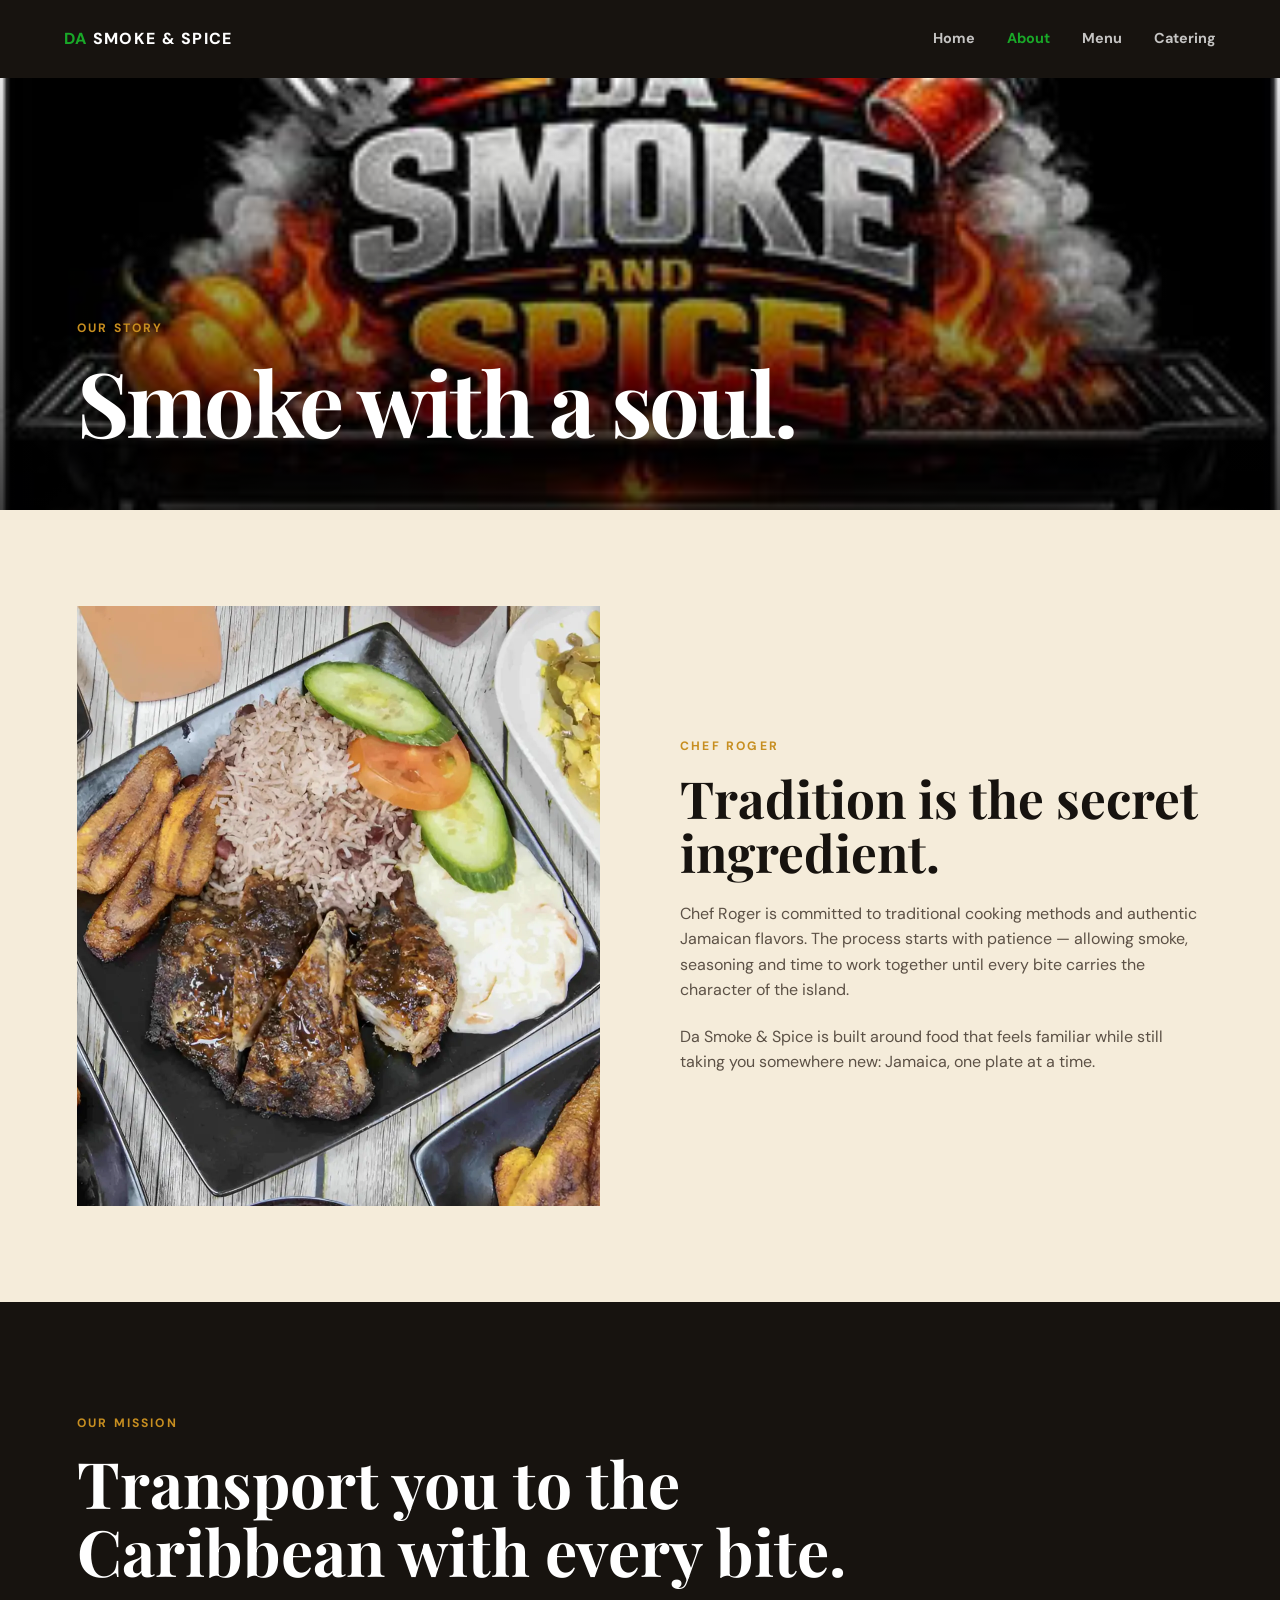
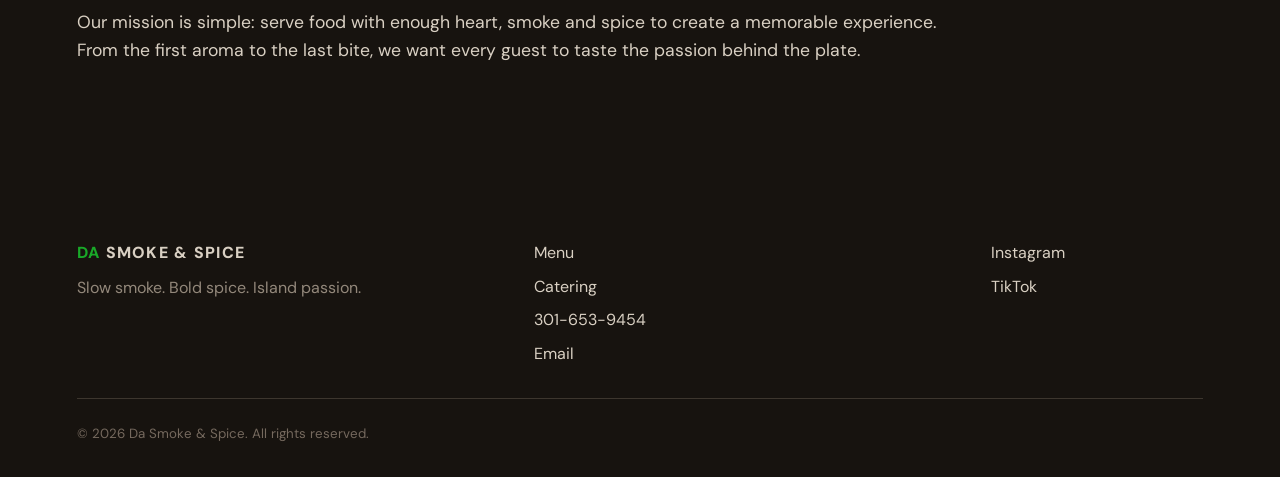
<file: about.html>
<!DOCTYPE html>
<html lang="en">
<head>
<meta charset="UTF-8"><meta name="viewport" content="width=device-width, initial-scale=1.0">
<meta name="description" content="The story and mission behind Da Smoke & Spice.">
<title>About | Da Smoke & Spice</title>
<link rel="canonical" href="https://maxmitch89.github.io/Da-smoke-n-spice-test-website/about.html">
<meta property="og:type" content="website">
<meta property="og:site_name" content="Da Smoke & Spice">
<meta property="og:title" content="About | Da Smoke & Spice">
<meta property="og:description" content="The story and mission behind Da Smoke & Spice.">
<meta property="og:image" content="https://maxmitch89.github.io/Da-smoke-n-spice-test-website/jamaican%20food%202.jpg">
<meta property="og:url" content="https://maxmitch89.github.io/Da-smoke-n-spice-test-website/about.html">
<meta name="twitter:card" content="summary_large_image">
<link rel="preconnect" href="https://fonts.googleapis.com"><link rel="preconnect" href="https://fonts.gstatic.com" crossorigin>
<link href="https://fonts.googleapis.com/css2?family=DM+Sans:wght@400;500;700&family=Playfair+Display:wght@600;700;800&display=swap" rel="stylesheet">
<link rel="stylesheet" href="daSmokestyles.css">
</head>
<body>
<header class="site-header"><a class="logo" href="index.html"><span>DA</span> SMOKE & SPICE</a><button class="menu-toggle">☰</button><nav class="nav"><a href="index.html">Home</a><a class="active" href="about.html">About</a><a href="menu.html">Menu</a><a href="contact.html">Catering</a></nav></header>
<main>
<section class="page-hero about-hero"><div><p class="eyebrow">Our story</p><h1>Smoke with a soul.</h1></div></section>
<section class="split section">
  <div><img src="jamaican food 2.jpg" alt="Food cooking over a grill"></div>
  <div class="copy"><p class="eyebrow">Chef Roger</p><h2>Tradition is the secret ingredient.</h2><p>Chef Roger is committed to traditional cooking methods and authentic Jamaican flavors. The process starts with patience — allowing smoke, seasoning and time to work together until every bite carries the character of the island.</p><p>Da Smoke & Spice is built around food that feels familiar while still taking you somewhere new: Jamaica, one plate at a time.</p></div>
</section>
<section class="mission">
  <div class="mission-inner"><p class="eyebrow">Our mission</p><h2>Transport you to the Caribbean with every bite.</h2><p>Our mission is simple: serve food with enough heart, smoke and spice to create a memorable experience. From the first aroma to the last bite, we want every guest to taste the passion behind the plate.</p></div>
</section>
</main>
<footer class="footer"><div><a class="logo" href="index.html"><span>DA</span> SMOKE & SPICE</a><p>Slow smoke. Bold spice. Island passion.</p></div>
<div class="footer-links"><a href="menu.html">Menu</a><a href="contact.html">Catering</a><a href="tel:13016539454">301-653-9454</a><a href="mailto:info@dasmokeandspice.com">Email</a></div>
<div class="social-links"><a href="https://www.instagram.com/dasmokeandspice/" target="_blank" rel="noopener">Instagram</a><a href="https://www.tiktok.com/@smokespicebbqdmv" target="_blank" rel="noopener">TikTok</a></div><small>© 2026 Da Smoke & Spice. All rights reserved.</small></footer>
<script src="script.js"></script>
</body></html>
</file>
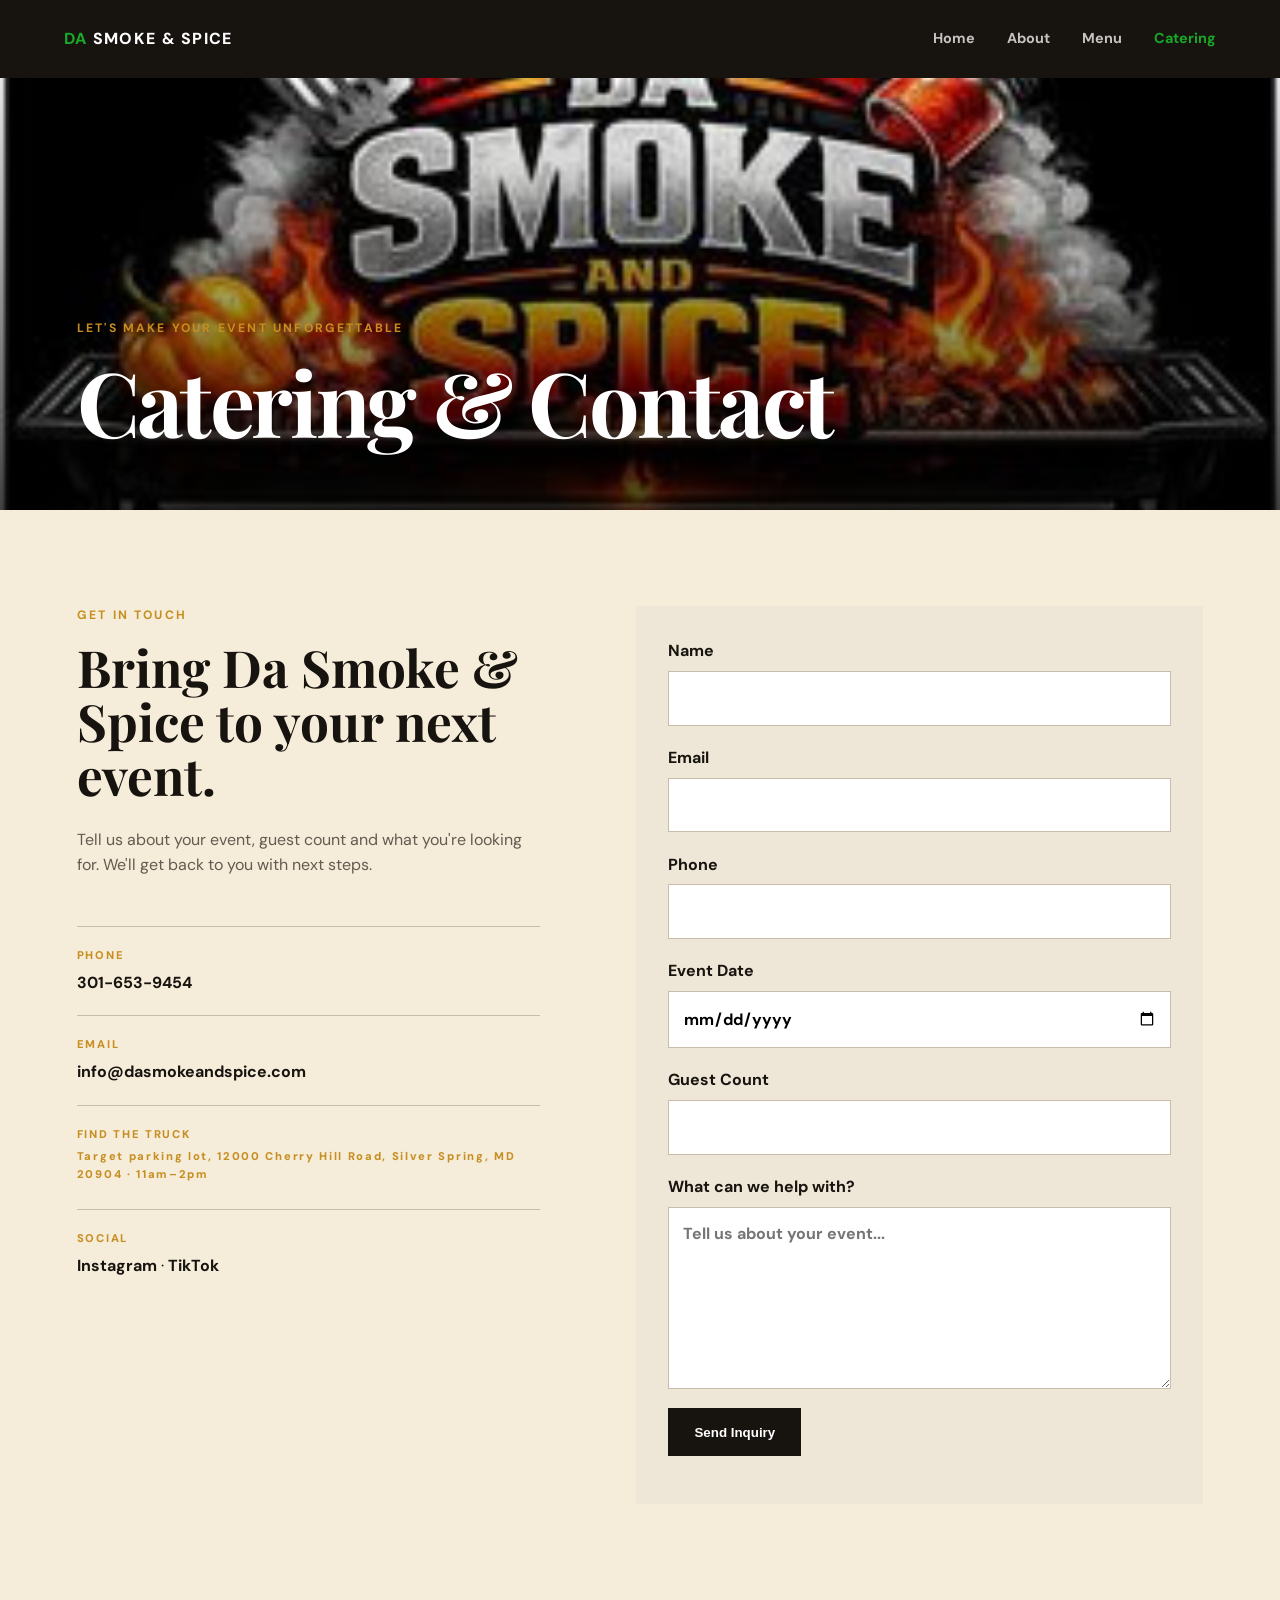
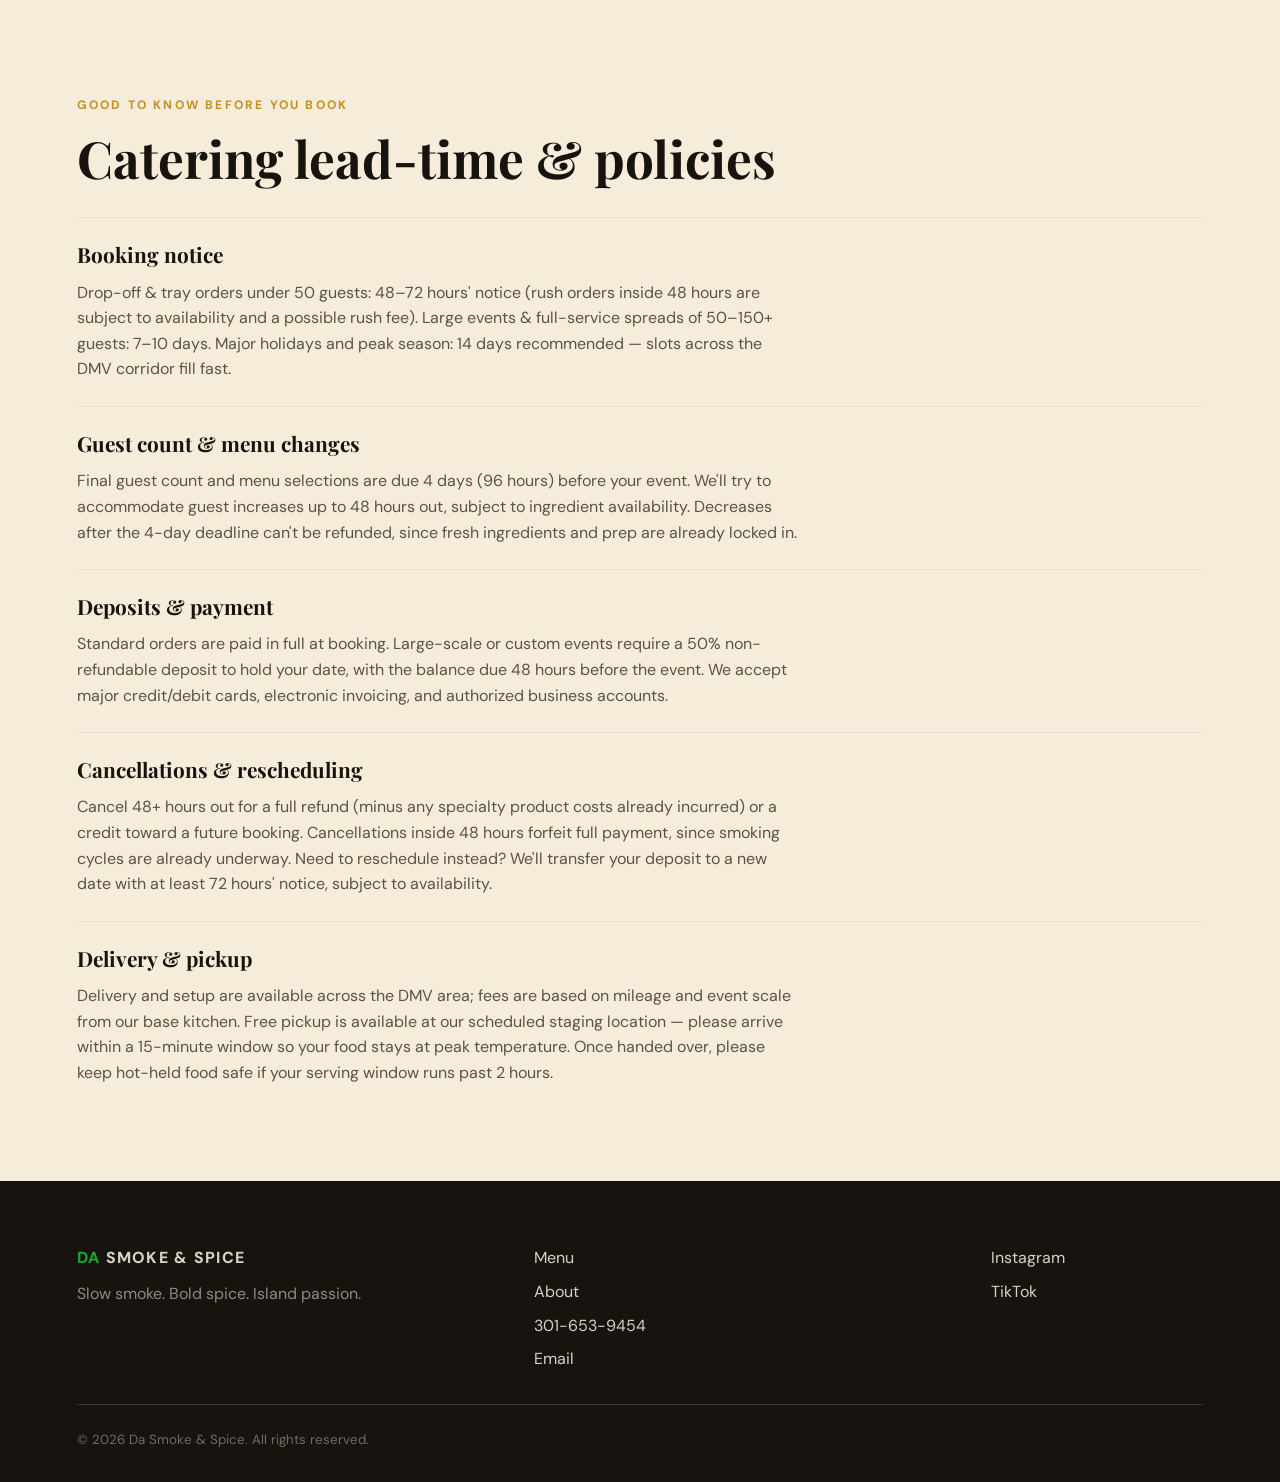
<file: contact.html>
<!DOCTYPE html>
<html lang="en">
<head>
<meta charset="UTF-8"><meta name="viewport" content="width=device-width, initial-scale=1.0">
<meta name="description" content="Contact Da Smoke & Spice for catering inquiries and questions.">
<title>Catering & Contact | Da Smoke & Spice</title>
<link rel="canonical" href="https://maxmitch89.github.io/Da-smoke-n-spice-test-website/contact.html">
<meta property="og:type" content="website">
<meta property="og:site_name" content="Da Smoke & Spice">
<meta property="og:title" content="Catering & Contact | Da Smoke & Spice">
<meta property="og:description" content="Contact Da Smoke & Spice for catering inquiries and questions.">
<meta property="og:url" content="https://maxmitch89.github.io/Da-smoke-n-spice-test-website/contact.html">
<meta name="twitter:card" content="summary">
<script type="application/ld+json">
{
  "@context": "https://schema.org",
  "@type": "FAQPage",
  "mainEntity": [
    {
      "@type": "Question",
      "name": "How far in advance should I book catering with Da Smoke and Spice?",
      "acceptedAnswer": {"@type":"Answer","text":"Standard drop-off and tray orders under 50 guests need 48–72 hours' notice. Large events and full-service spreads of 50–150+ guests need 7–10 days. Major holidays and peak season (graduations, summer weekends) need 14 days recommended notice."}
    },
    {
      "@type": "Question",
      "name": "When is my final guest count due for catering?",
      "acceptedAnswer": {"@type":"Answer","text":"Final guaranteed guest count and menu selections are due 4 days (96 hours) before delivery or pickup. Last-minute increases may be accommodated up to 48 hours out, subject to availability; decreases after the 4-day deadline are not refundable."}
    },
    {
      "@type": "Question",
      "name": "Do you require a deposit for catering?",
      "acceptedAnswer": {"@type":"Answer","text":"Standard orders are paid in full at booking. Large-scale or custom events require a 50% non-refundable deposit to hold the date, with the remaining balance due 48 hours before the event."}
    },
    {
      "@type": "Question",
      "name": "What is Da Smoke and Spice's cancellation policy?",
      "acceptedAnswer": {"@type":"Answer","text":"Cancellations 48 hours or more before the event are eligible for a full refund (minus any specialty product costs already incurred) or a credit toward a future booking. Cancellations inside 48 hours forfeit full payment. Rescheduling is available with at least 72 hours' notice, subject to availability."}
    },
    {
      "@type": "Question",
      "name": "Does Da Smoke and Spice deliver, or is pickup available?",
      "acceptedAnswer": {"@type":"Answer","text":"Both. Delivery and setup are available across the DMV area, with fees based on mileage and event scale. Free pickup is available at the scheduled staging location — arrive within a 15-minute window so food stays at peak serving temperature."}
    }
  ]
}
</script>
<link rel="preconnect" href="https://fonts.googleapis.com"><link rel="preconnect" href="https://fonts.gstatic.com" crossorigin>
<link href="https://fonts.googleapis.com/css2?family=DM+Sans:wght@400;500;700&family=Playfair+Display:wght@600;700;800&display=swap" rel="stylesheet">
<link rel="stylesheet" href="daSmokestyles.css">
</head>
<body>
<header class="site-header"><a class="logo" href="index.html"><span>DA</span> SMOKE & SPICE</a><button class="menu-toggle">☰</button><nav class="nav"><a href="index.html">Home</a><a href="about.html">About</a><a href="menu.html">Menu</a><a class="active" href="contact.html">Catering</a></nav></header>
<main>
<section class="page-hero contact-hero"><div><p class="eyebrow">Let's make your event unforgettable</p><h1>Catering & Contact</h1></div></section>
<section class="contact-layout section">
  <div class="contact-info">
    <p class="eyebrow">Get in touch</p><h2>Bring Da Smoke & Spice to your next event.</h2>
    <p>Tell us about your event, guest count and what you're looking for. We'll get back to you with next steps.</p>
    <div class="contact-detail"><span>PHONE</span><a href="tel:13016539454">301-653-9454</a></div>
    <div class="contact-detail"><span>EMAIL</span><a href="mailto:info@dasmokeandspice.com">info@dasmokeandspice.com</a></div>
    <div class="contact-detail"><span>FIND THE TRUCK</span><span>Target parking lot, 12000 Cherry Hill Road, Silver Spring, MD 20904 · 11am–2pm</span></div>
    <div class="contact-detail"><span>SOCIAL</span><div><a href="https://www.instagram.com/dasmokeandspice/" target="_blank" rel="noopener">Instagram</a> · <a href="https://www.tiktok.com/@smokespicebbqdmv" target="_blank" rel="noopener">TikTok</a></div></div>
  </div>
  <form class="inquiry-form" id="cateringForm">
    <label>Name<input name="name" required></label>
    <label>Email<input type="email" name="email" required></label>
    <label>Phone<input type="tel" name="phone"></label>
    <label>Event Date<input type="date" name="date"></label>
    <label>Guest Count<input type="number" name="guests" min="1"></label>
    <label>What can we help with?<textarea name="message" rows="6" required placeholder="Tell us about your event..."></textarea></label>
    <button class="btn btn-dark" type="submit">Send Inquiry</button>
    <p class="form-status" id="formStatus"></p>
  </form>
</section>

<section class="section" id="catering-policy">
  <div class="section-heading">
    <div><p class="eyebrow">Good to know before you book</p><h2>Catering lead-time & policies</h2></div>
  </div>
  <div class="faq-list">
    <div class="faq-item">
      <h3>Booking notice</h3>
      <p>Drop-off & tray orders under 50 guests: 48–72 hours' notice (rush orders inside 48 hours are subject to availability and a possible rush fee). Large events & full-service spreads of 50–150+ guests: 7–10 days. Major holidays and peak season: 14 days recommended — slots across the DMV corridor fill fast.</p>
    </div>
    <div class="faq-item">
      <h3>Guest count & menu changes</h3>
      <p>Final guest count and menu selections are due 4 days (96 hours) before your event. We'll try to accommodate guest increases up to 48 hours out, subject to ingredient availability. Decreases after the 4-day deadline can't be refunded, since fresh ingredients and prep are already locked in.</p>
    </div>
    <div class="faq-item">
      <h3>Deposits & payment</h3>
      <p>Standard orders are paid in full at booking. Large-scale or custom events require a 50% non-refundable deposit to hold your date, with the balance due 48 hours before the event. We accept major credit/debit cards, electronic invoicing, and authorized business accounts.</p>
    </div>
    <div class="faq-item">
      <h3>Cancellations & rescheduling</h3>
      <p>Cancel 48+ hours out for a full refund (minus any specialty product costs already incurred) or a credit toward a future booking. Cancellations inside 48 hours forfeit full payment, since smoking cycles are already underway. Need to reschedule instead? We'll transfer your deposit to a new date with at least 72 hours' notice, subject to availability.</p>
    </div>
    <div class="faq-item">
      <h3>Delivery & pickup</h3>
      <p>Delivery and setup are available across the DMV area; fees are based on mileage and event scale from our base kitchen. Free pickup is available at our scheduled staging location — please arrive within a 15-minute window so your food stays at peak temperature. Once handed over, please keep hot-held food safe if your serving window runs past 2 hours.</p>
    </div>
  </div>
</section>
</main>
<footer class="footer"><div><a class="logo" href="index.html"><span>DA</span> SMOKE & SPICE</a><p>Slow smoke. Bold spice. Island passion.</p></div>
<div class="footer-links"><a href="menu.html">Menu</a><a href="about.html">About</a><a href="tel:13016539454">301-653-9454</a><a href="mailto:info@dasmokeandspice.com">Email</a></div>
<div class="social-links"><a href="https://www.instagram.com/dasmokeandspice/" target="_blank" rel="noopener">Instagram</a><a href="https://www.tiktok.com/@smokespicebbqdmv" target="_blank" rel="noopener">TikTok</a></div><small>© 2026 Da Smoke & Spice. All rights reserved.</small></footer>
<script src="script.js"></script>
</body></html>
</file>
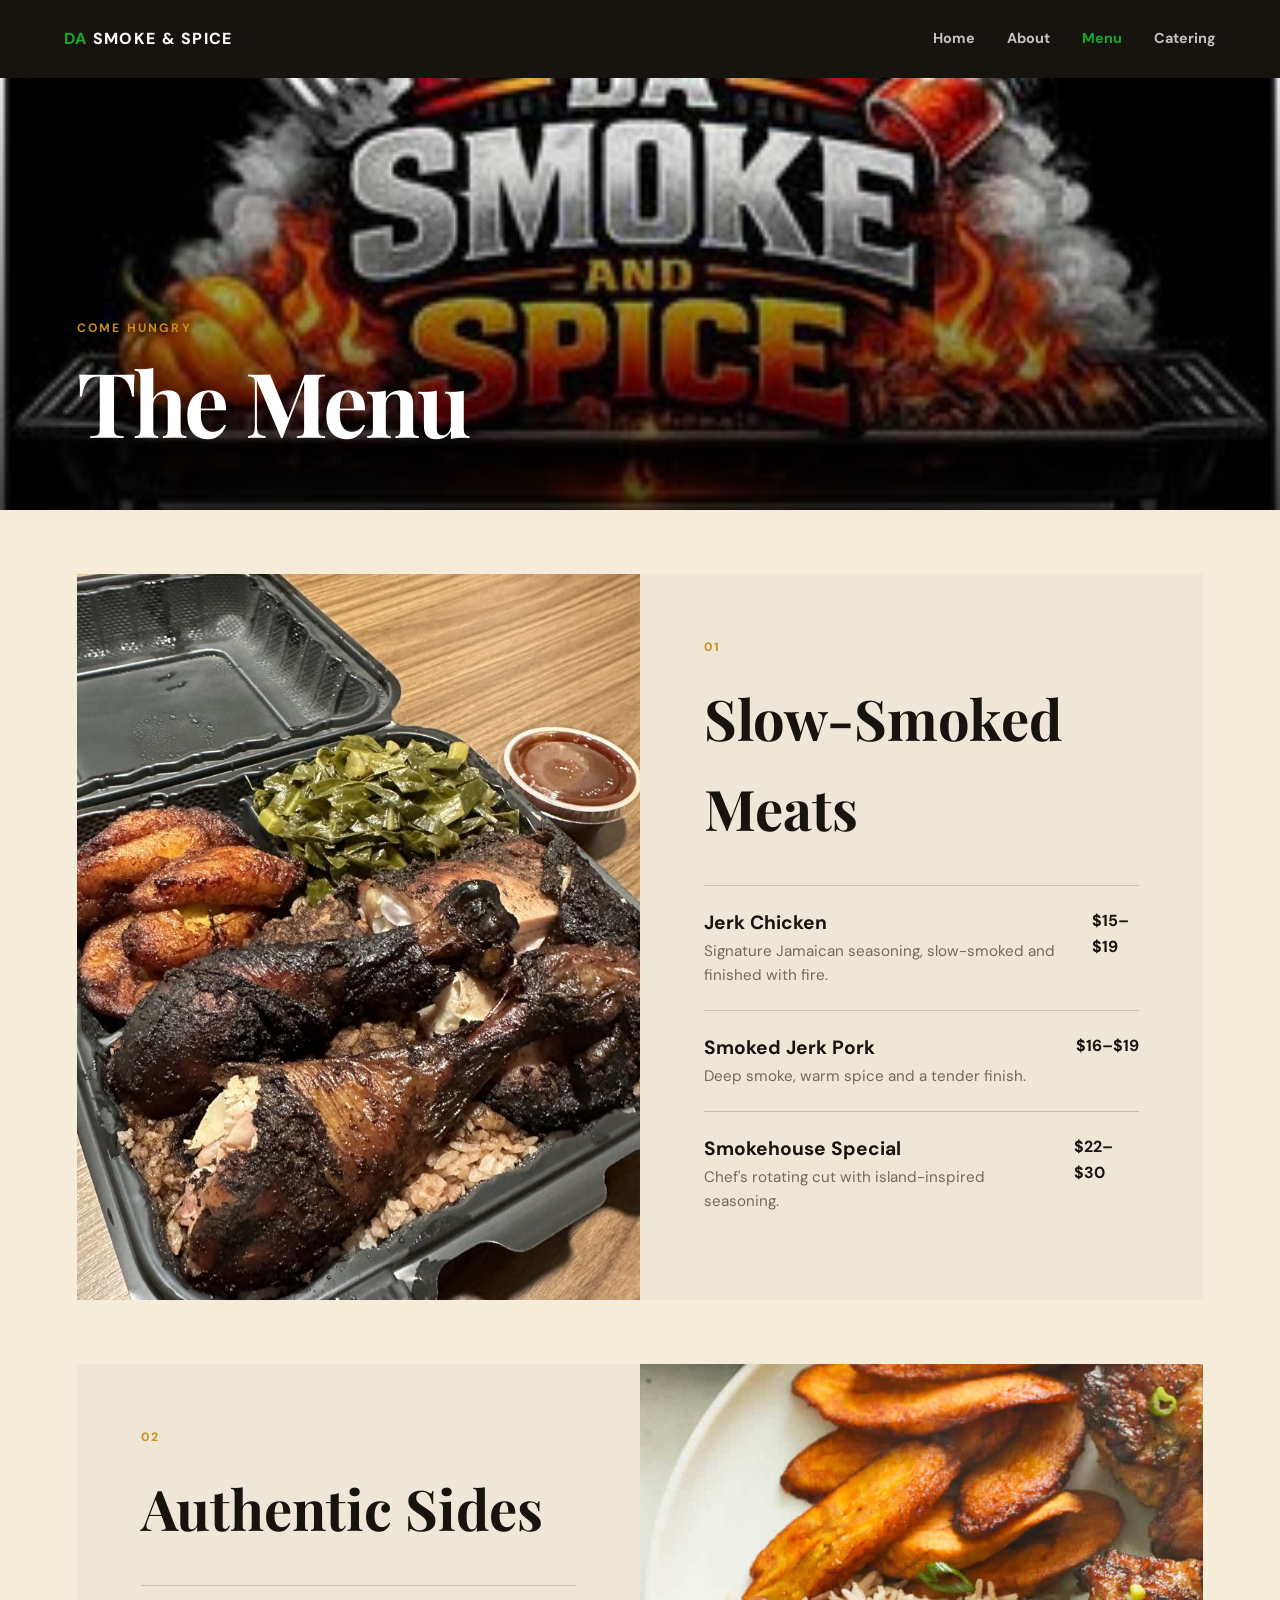
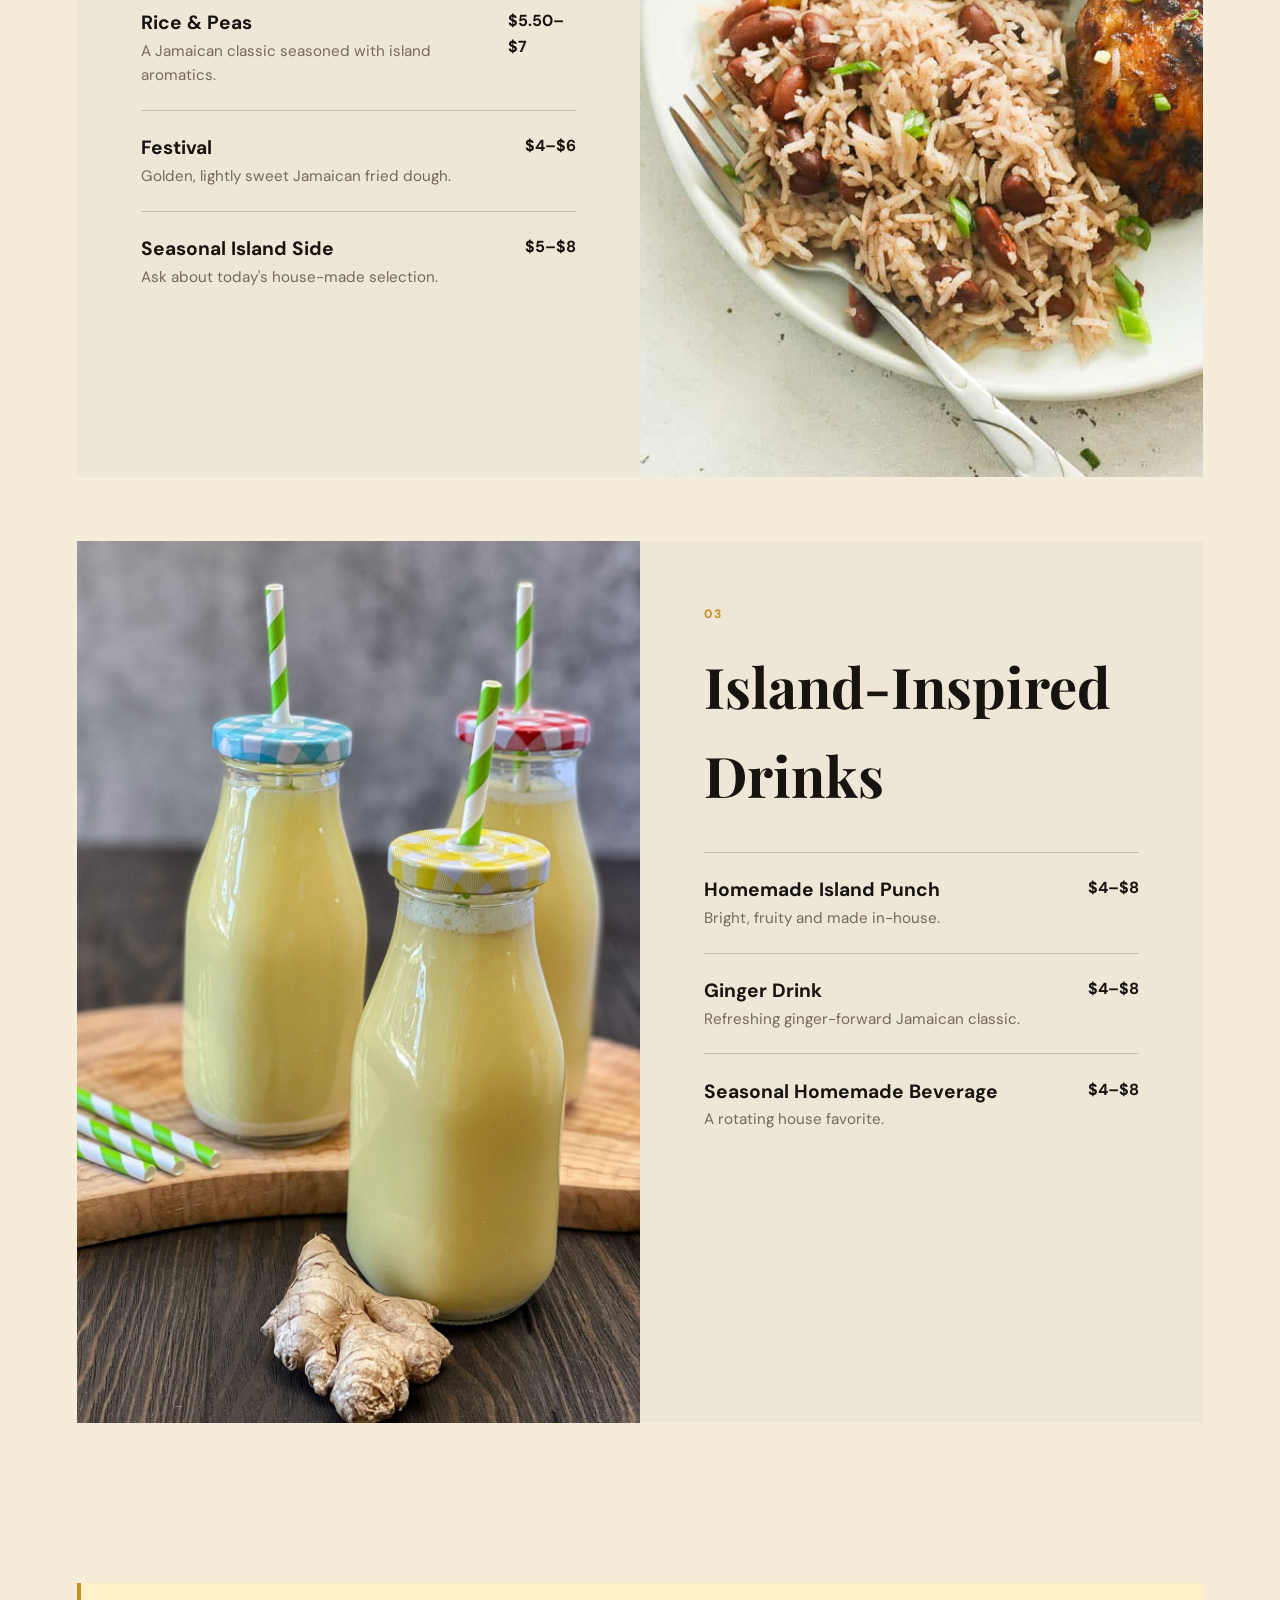
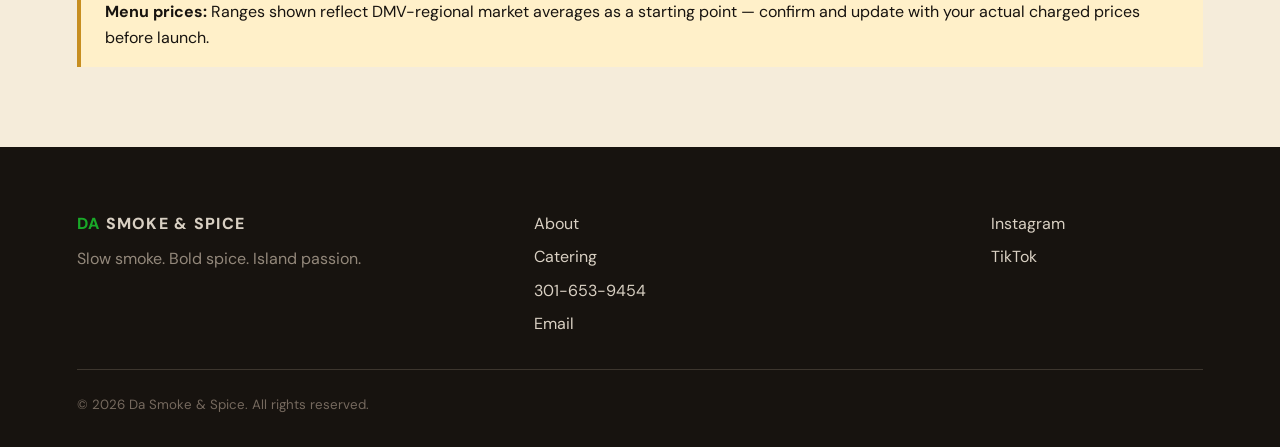
<file: menu.html>
<!DOCTYPE html>
<html lang="en">
<head>
<meta charset="UTF-8"><meta name="viewport" content="width=device-width, initial-scale=1.0">
<meta name="description" content="Da Smoke & Spice menu — slow-smoked meats, authentic sides and island-inspired drinks.">
<title>Menu | Da Smoke & Spice</title>
<link rel="canonical" href="https://maxmitch89.github.io/Da-smoke-n-spice-test-website/menu.html">
<meta property="og:type" content="website">
<meta property="og:site_name" content="Da Smoke & Spice">
<meta property="og:title" content="Menu | Da Smoke & Spice">
<meta property="og:description" content="Da Smoke & Spice menu — slow-smoked meats, authentic sides and island-inspired drinks.">
<meta property="og:image" content="https://maxmitch89.github.io/Da-smoke-n-spice-test-website/jamaican%20food%201.jpg">
<meta property="og:url" content="https://maxmitch89.github.io/Da-smoke-n-spice-test-website/menu.html">
<meta name="twitter:card" content="summary_large_image">
<!-- NOTE: prices below are DMV-regional market averages provided as a starting estimate, not
     confirmed prices from this truck's own POS/menu board. Swap in actual charged prices before
     this goes live — publishing wrong prices is worse for trust (and for AI answer engines) than
     publishing none. -->
<script type="application/ld+json">
{
  "@context": "https://schema.org",
  "@type": "Menu",
  "name": "Da Smoke & Spice Menu",
  "url": "https://maxmitch89.github.io/Da-smoke-n-spice-test-website/menu.html",
  "hasMenuSection": [
    {
      "@type": "MenuSection",
      "name": "Slow-Smoked Meats",
      "hasMenuItem": [
        {"@type":"MenuItem","name":"Jerk Chicken","description":"Signature Jamaican seasoning, slow-smoked and finished with fire.","offers":{"@type":"Offer","priceSpecification":{"@type":"PriceSpecification","minPrice":"15.00","maxPrice":"19.00","priceCurrency":"USD"}}},
        {"@type":"MenuItem","name":"Smoked Jerk Pork","description":"Deep smoke, warm spice and a tender finish.","offers":{"@type":"Offer","priceSpecification":{"@type":"PriceSpecification","minPrice":"16.00","maxPrice":"19.00","priceCurrency":"USD"}}},
        {"@type":"MenuItem","name":"Smokehouse Special","description":"Chef's rotating cut with island-inspired seasoning.","offers":{"@type":"Offer","priceSpecification":{"@type":"PriceSpecification","minPrice":"22.00","maxPrice":"30.00","priceCurrency":"USD"}}}
      ]
    },
    {
      "@type": "MenuSection",
      "name": "Authentic Sides",
      "hasMenuItem": [
        {"@type":"MenuItem","name":"Rice & Peas","description":"A Jamaican classic seasoned with island aromatics.","offers":{"@type":"Offer","priceSpecification":{"@type":"PriceSpecification","minPrice":"5.50","maxPrice":"7.00","priceCurrency":"USD"}}},
        {"@type":"MenuItem","name":"Festival","description":"Golden, lightly sweet Jamaican fried dough.","offers":{"@type":"Offer","priceSpecification":{"@type":"PriceSpecification","minPrice":"4.00","maxPrice":"6.00","priceCurrency":"USD"}}},
        {"@type":"MenuItem","name":"Seasonal Island Side","description":"Ask about today's house-made selection.","offers":{"@type":"Offer","priceSpecification":{"@type":"PriceSpecification","minPrice":"5.00","maxPrice":"8.00","priceCurrency":"USD"}}}
      ]
    },
    {
      "@type": "MenuSection",
      "name": "Island-Inspired Drinks",
      "hasMenuItem": [
        {"@type":"MenuItem","name":"Homemade Island Punch","description":"Bright, fruity and made in-house.","offers":{"@type":"Offer","priceSpecification":{"@type":"PriceSpecification","minPrice":"4.00","maxPrice":"8.00","priceCurrency":"USD"}}},
        {"@type":"MenuItem","name":"Ginger Drink","description":"Refreshing ginger-forward Jamaican classic.","offers":{"@type":"Offer","priceSpecification":{"@type":"PriceSpecification","minPrice":"4.00","maxPrice":"8.00","priceCurrency":"USD"}}},
        {"@type":"MenuItem","name":"Seasonal Homemade Beverage","description":"A rotating house favorite.","offers":{"@type":"Offer","priceSpecification":{"@type":"PriceSpecification","minPrice":"4.00","maxPrice":"8.00","priceCurrency":"USD"}}}
      ]
    }
  ]
}
</script>
<link rel="preconnect" href="https://fonts.googleapis.com"><link rel="preconnect" href="https://fonts.gstatic.com" crossorigin>
<link href="https://fonts.googleapis.com/css2?family=DM+Sans:wght@400;500;700&family=Playfair+Display:wght@600;700;800&display=swap" rel="stylesheet">
<link rel="stylesheet" href="daSmokestyles.css">
</head>
<body>
<header class="site-header"><a class="logo" href="index.html"><span>DA</span> SMOKE & SPICE</a><button class="menu-toggle">☰</button><nav class="nav"><a href="index.html">Home</a><a href="about.html">About</a><a class="active" href="menu.html">Menu</a><a href="contact.html">Catering</a></nav></header>
<main>
<section class="page-hero menu-hero"><div><p class="eyebrow">Come hungry</p><h1>The Menu</h1></div></section>
<section class="menu-section section">
  <div class="menu-category"><div class="category-image"><img src="jamaican food 1.jpg" alt="Smoked barbecue meat"></div><div class="menu-content"><p class="eyebrow">01</p><h2>Slow-Smoked Meats</h2><div class="menu-item"><div><h3>Jerk Chicken</h3><p>Signature Jamaican seasoning, slow-smoked and finished with fire.</p></div><strong>$15–$19</strong></div><div class="menu-item"><div><h3>Smoked Jerk Pork</h3><p>Deep smoke, warm spice and a tender finish.</p></div><strong>$16–$19</strong></div><div class="menu-item"><div><h3>Smokehouse Special</h3><p>Chef's rotating cut with island-inspired seasoning.</p></div><strong>$22–$30</strong></div></div></div>
  <div class="menu-category reverse"><div class="category-image"><img src="jamaican rice.jpg" alt="Colorful side dishes"></div><div class="menu-content"><p class="eyebrow">02</p><h2>Authentic Sides</h2><div class="menu-item"><div><h3>Rice & Peas</h3><p>A Jamaican classic seasoned with island aromatics.</p></div><strong>$5.50–$7</strong></div><div class="menu-item"><div><h3>Festival</h3><p>Golden, lightly sweet Jamaican fried dough.</p></div><strong>$4–$6</strong></div><div class="menu-item"><div><h3>Seasonal Island Side</h3><p>Ask about today's house-made selection.</p></div><strong>$5–$8</strong></div></div></div>
  <div class="menu-category"><div class="category-image"><img src="ginger juice.jpg" alt="Homemade island drinks including ginger drink and island punch"></div><div class="menu-content"><p class="eyebrow">03</p><h2>Island-Inspired Drinks</h2><div class="menu-item"><div><h3>Homemade Island Punch</h3><p>Bright, fruity and made in-house.</p></div><strong>$4–$8</strong></div><div class="menu-item"><div><h3>Ginger Drink</h3><p>Refreshing ginger-forward Jamaican classic.</p></div><strong>$4–$8</strong></div><div class="menu-item"><div><h3>Seasonal Homemade Beverage</h3><p>A rotating house favorite.</p></div><strong>$4–$8</strong></div></div></div>
</section>
<div class="menu-note"><strong>Menu prices:</strong> Ranges shown reflect DMV-regional market averages as a starting point — confirm and update with your actual charged prices before launch.</div>
</main>
<footer class="footer"><div><a class="logo" href="index.html"><span>DA</span> SMOKE & SPICE</a><p>Slow smoke. Bold spice. Island passion.</p></div>
<div class="footer-links"><a href="about.html">About</a><a href="contact.html">Catering</a><a href="tel:13016539454">301-653-9454</a><a href="mailto:info@dasmokeandspice.com">Email</a></div>
<div class="social-links"><a href="https://www.instagram.com/dasmokeandspice/" target="_blank" rel="noopener">Instagram</a><a href="https://www.tiktok.com/@smokespicebbqdmv" target="_blank" rel="noopener">TikTok</a></div>
<small>© 2026 Da Smoke & Spice. All rights reserved.</small></footer>
<script src="script.js"></script>
</body></html>
</file>
<file: daSmokestyles.css>
*{box-sizing:border-box;margin:0;padding:0}
html{scroll-behavior:smooth}
body{font-family:'DM Sans',sans-serif;color:#17130f;background:#f5ecda;line-height:1.6}
a{color:inherit;text-decoration:none}
img{display:block;width:100%;object-fit:cover}
.site-header{height:78px;display:flex;align-items:center;justify-content:space-between;padding:0 5%;background:#17130f;color:#fff;position:relative;z-index:20}
.logo{font-weight:800;letter-spacing:.08em;font-size:1rem}
.logo span{color:#19a828}

.nav{display:flex;gap:2rem;font-weight:700;font-size:.9rem}
.nav a{opacity:.75;transition:.2s}
.nav a:hover,.nav a.active{opacity:1;color:#19a828}

.menu-toggle{display:none;background:none;border:0;color:#fff;font-size:1.6rem}

.hero{min-height:78vh;background:url('da smoke n spice.jpg') center/cover;position:relative;display:flex;align-items:center}
.hero-overlay{position:absolute;inset:0;background:linear-gradient(90deg,rgba(0,0,0,.82),rgba(0,0,0,.3),rgba(0,0,0,.05))}
.hero-content{position:relative;color:#fff;max-width:850px;padding:8vw 6%}

.eyebrow{text-transform:uppercase;letter-spacing:.18em;font-weight:700;font-size:.76rem;color:#c78e20;margin-bottom:1rem}
.hero h1,.page-hero h1{font-family:'Playfair Display',serif;font-size:clamp(3rem,7vw,6.5rem);line-height:1.02;letter-spacing:-.03em
}.hero h1 em{color:#e4b338;font-style:normal}
.hero-copy{max-width:620px;font-size:1.1rem;margin:1.5rem 0 2rem}

.buttons{display:flex;gap:1rem;flex-wrap:wrap}
.btn{display:inline-block;padding:.9rem 1.5rem;border:2px solid transparent;font-weight:800;transition:.2s;cursor:pointer}
.btn-primary{background:#d49b26;color:#17130f}
.btn-light{background:#fff;color:#17130f}
.btn-dark{background:#17130f;color:#fff}
.btn:hover{transform:translateY(-2px)}

.section{padding:6rem 6%}

.intro{display:grid;grid-template-columns:1fr 1fr;gap:5rem;align-items:end}
.intro h2,.section-heading h2,.copy h2,.contact-info h2{font-family:'Playfair Display',serif;font-size:clamp(2.3rem,4vw,4.3rem);line-height:1.05}
.intro>p{font-size:1.15rem;color:#5c5146}

.feature-grid{display:grid;grid-template-columns:2fr 1fr 1fr;gap:1rem;padding:0 1rem}
.feature-card{position:relative;min-height:500px;overflow:hidden;background:#17130f;color:#fff}
.feature-card-large{min-height:600px}
.feature-card img{height:100%;position:absolute;inset:0;transition:.5s}
.feature-card:hover img{transform:scale(1.05)}
.feature-card:after{content:'';position:absolute;inset:0;background:linear-gradient(transparent 35%,rgba(0,0,0,.9))}
.feature-card div{position:absolute;z-index:2;bottom:2rem;left:2rem;right:2rem}
.feature-card span{color:#e1ad32}
.feature-card h3{font-family:'Playfair Display',serif;font-size:2rem}

.social{background:#eee6d6}
.section-heading{display:flex;justify-content:space-between;align-items:end;margin-bottom:1rem}
.text-link{font-weight:800;border-bottom:2px solid #d49b26;padding-bottom:.25rem}
.muted{color:#75695e;margin-bottom:2rem}

.social-grid{display:grid;grid-template-columns:repeat(4,1fr);gap:1rem}
.social-grid img{aspect-ratio:1;object-fit:cover}

.cta-band{background:#c78e20;color:#17130f;padding:4rem 6%;display:flex;justify-content:space-between;align-items:center;gap:2rem}
.cta-band h2{font-family:'Playfair Display',serif;font-size:3rem}

.page-hero{height:48vh;display:flex;align-items:end;padding:5% 6%;color:#fff;background-position:center;background-size:cover;position:relative}
.page-hero:after{content:'';position:absolute;inset:0;background:linear-gradient(0deg,rgba(0,0,0,.72),transparent)}
.page-hero>div{position:relative;z-index:1}
.about-hero{background-image:url('da smoke n spice.jpg')}
.menu-hero{background-image:url('da smoke n spice.jpg')}
.contact-hero{background-image:url('da smoke n spice.jpg')}

.split{display:grid;grid-template-columns:1fr 1fr;gap:5rem;align-items:center}
.split img{min-height:600px}

.copy p:not(.eyebrow){margin-top:1.3rem;color:#5c5146}

.mission{background:#17130f;color:#fff;padding:7rem 6%}
.mission-inner{max-width:900px}
.mission h2{font-family:'Playfair Display',serif;font-size:clamp(2.5rem,5vw,5rem);line-height:1.05}
.mission p:last-child{margin-top:1.5rem;color:#d9d0c3;font-size:1.1rem}

.menu-section{padding-top:4rem}
.menu-category{display:grid;grid-template-columns:1fr 1fr;min-height:650px;margin-bottom:4rem;background:#eee6d6}
.menu-category.reverse .category-image{order:2}
.category-image img{height:100%;min-height:650px}

.menu-content{padding:4rem}
.menu-content h2{font-family:'Playfair Display',serif;font-size:3.5rem;margin-bottom:2rem}

.menu-item{display:flex;justify-content:space-between;gap:2rem;padding:1.4rem 0;border-top:1px solid #c9bcaa}
.menu-item h3{font-size:1.2rem}
.menu-item p{color:#75695e;font-size:.95rem}

.menu-note{margin:0 6% 5rem;padding:1rem 1.5rem;background:#fff0c9;border-left:4px solid #c78e20}

.contact-layout{display:grid;grid-template-columns:.9fr 1.1fr;gap:6rem}
.contact-info h2{margin-bottom:1.5rem}
.contact-info>p:not(.eyebrow){color:#655a4f;margin-bottom:3rem}
.contact-detail{border-top:1px solid #c9bcaa;padding:1.25rem 0}
.contact-detail span{display:block;font-size:.7rem;letter-spacing:.15em;font-weight:800;color:#c78e20;margin-bottom:.3rem}
.contact-detail a{font-weight:700}

.inquiry-form{background:#eee6d6;padding:2rem}
.inquiry-form label{display:block;font-weight:700;margin-bottom:1.2rem}
.inquiry-form input,.inquiry-form textarea{width:100%;display:block;margin-top:.45rem;padding:.85rem;border:1px solid #c9bcaa;background:#fff;font:inherit}
.form-status{margin-top:1rem;color:#775b13;font-weight:700}

.footer{background:#17130f;color:#d9d0c3;padding:4rem 6% 2rem;display:grid;grid-template-columns:2fr 2fr 1fr;gap:2rem}
.footer p{margin-top:.6rem;color:#93887b}
.footer-links,.social-links{display:flex;flex-direction:column;gap:.5rem}
.footer a:hover{color:#e1ad32}
.footer small{grid-column:1/-1;border-top:1px solid #3d362e;padding-top:1.5rem;color:#75695e}@media(max-width:800px){.site-header{height:68px}

.menu-toggle{display:block}

.nav{display:none;position:absolute;top:68px;left:0;right:0;background:#17130f;padding:1rem 6%;flex-direction:column;gap:1rem}
.nav.open{display:flex}

.hero{min-height:82vh}
.intro,.split,.contact-layout{grid-template-columns:1fr;gap:2rem}
.feature-grid{grid-template-columns:1fr;padding:0 .75rem}
.feature-card,.feature-card-large{min-height:430px}

.social-grid{grid-template-columns:1fr 1fr}

.cta-band{flex-direction:column;align-items:flex-start}

.page-hero{height:42vh}

.menu-category{grid-template-columns:1fr}
.menu-category.reverse .category-image{order:0}

.category-image img{min-height:350px}

.menu-content{padding:2.5rem 1.5rem}
.menu-content h2{font-size:2.7rem}

.footer{grid-template-columns:1fr 1fr}
.footer small{grid-column:1/-1}}@media(max-width:500px){.hero-content{padding:7vw 5%}
.hero h1{font-size:3.2rem}

.section{padding:4rem 5%}.social-grid{grid-template-columns:1fr}
.footer{grid-template-columns:1fr}
.footer small{grid-column:auto}}

/* FAQ section (AEO) */
.faq-list{display:grid;gap:1.5rem;margin-top:2rem}
.faq-item{border-top:1px solid #e4ddd2;padding-top:1.25rem}
.faq-item h3{font-family:'Playfair Display',serif;font-size:1.3rem;margin-bottom:.5rem}
.faq-item p{color:#5c5347;max-width:720px}
</file>
